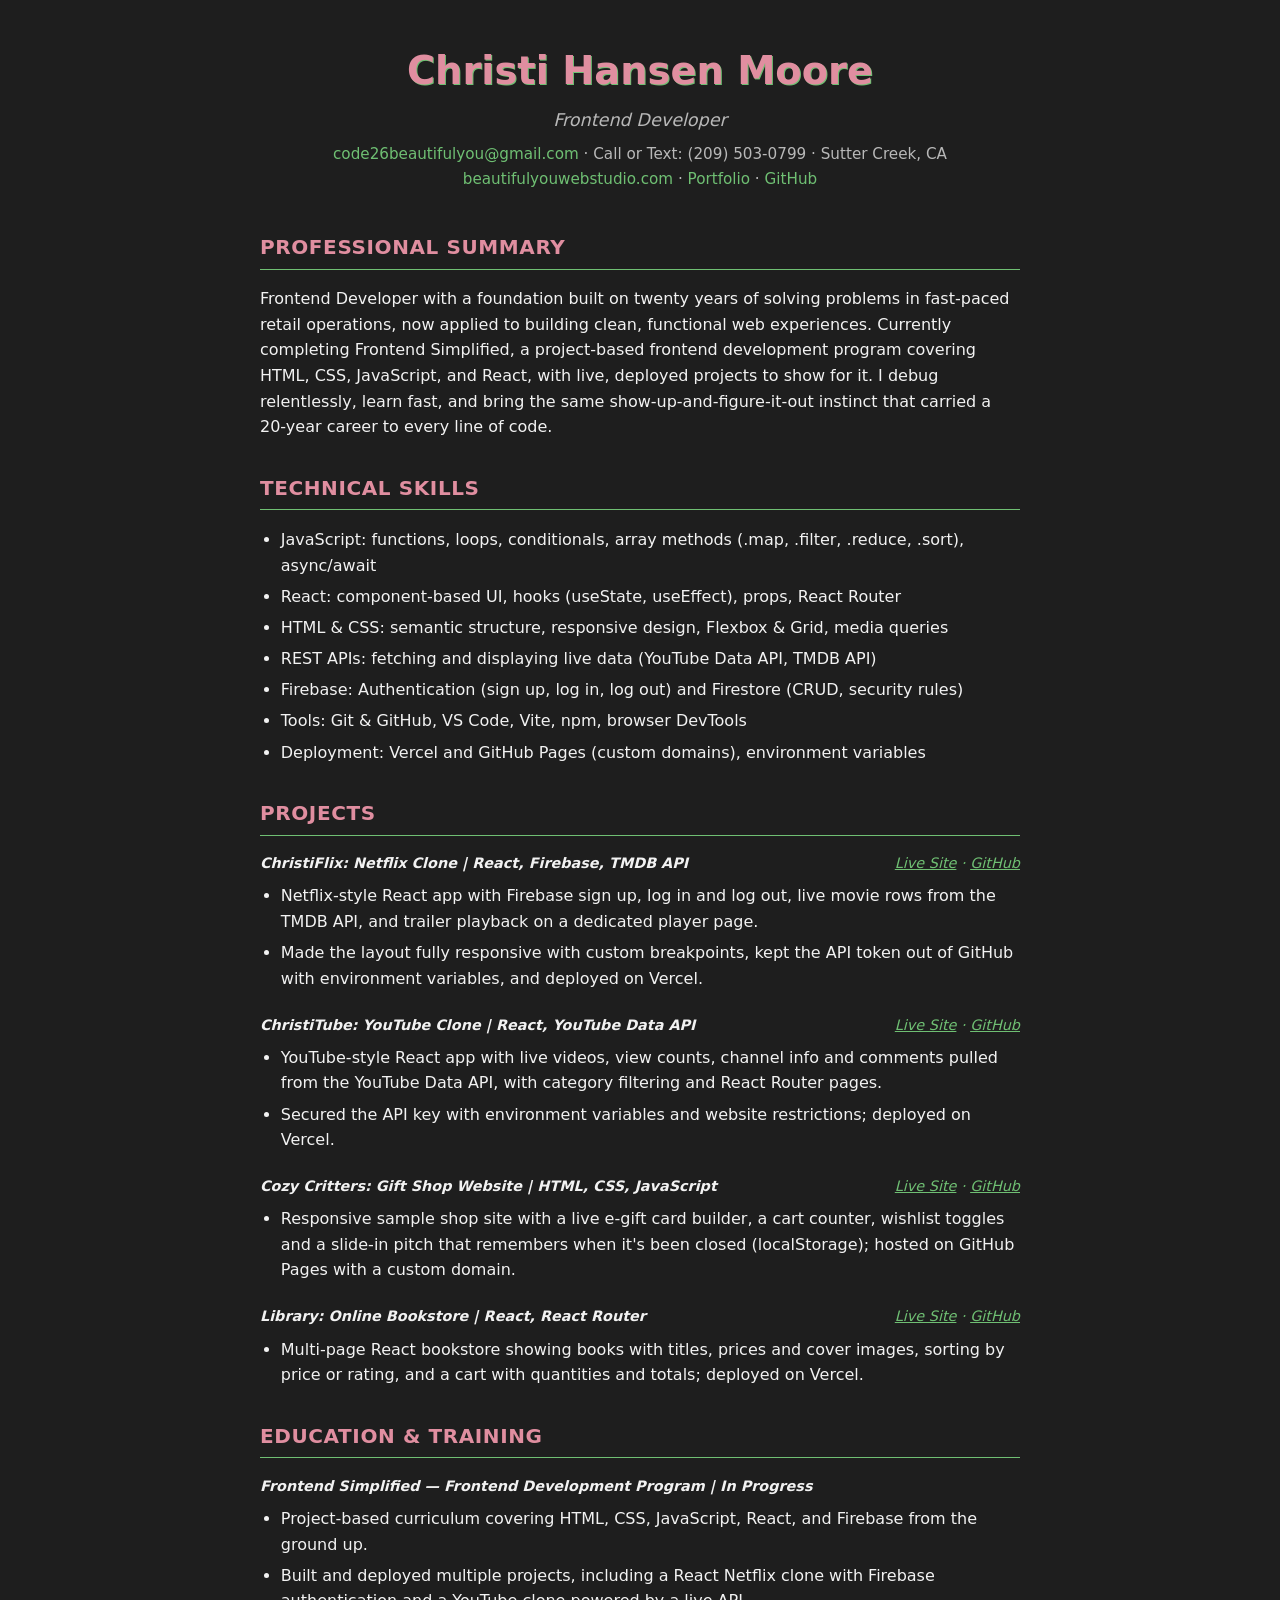
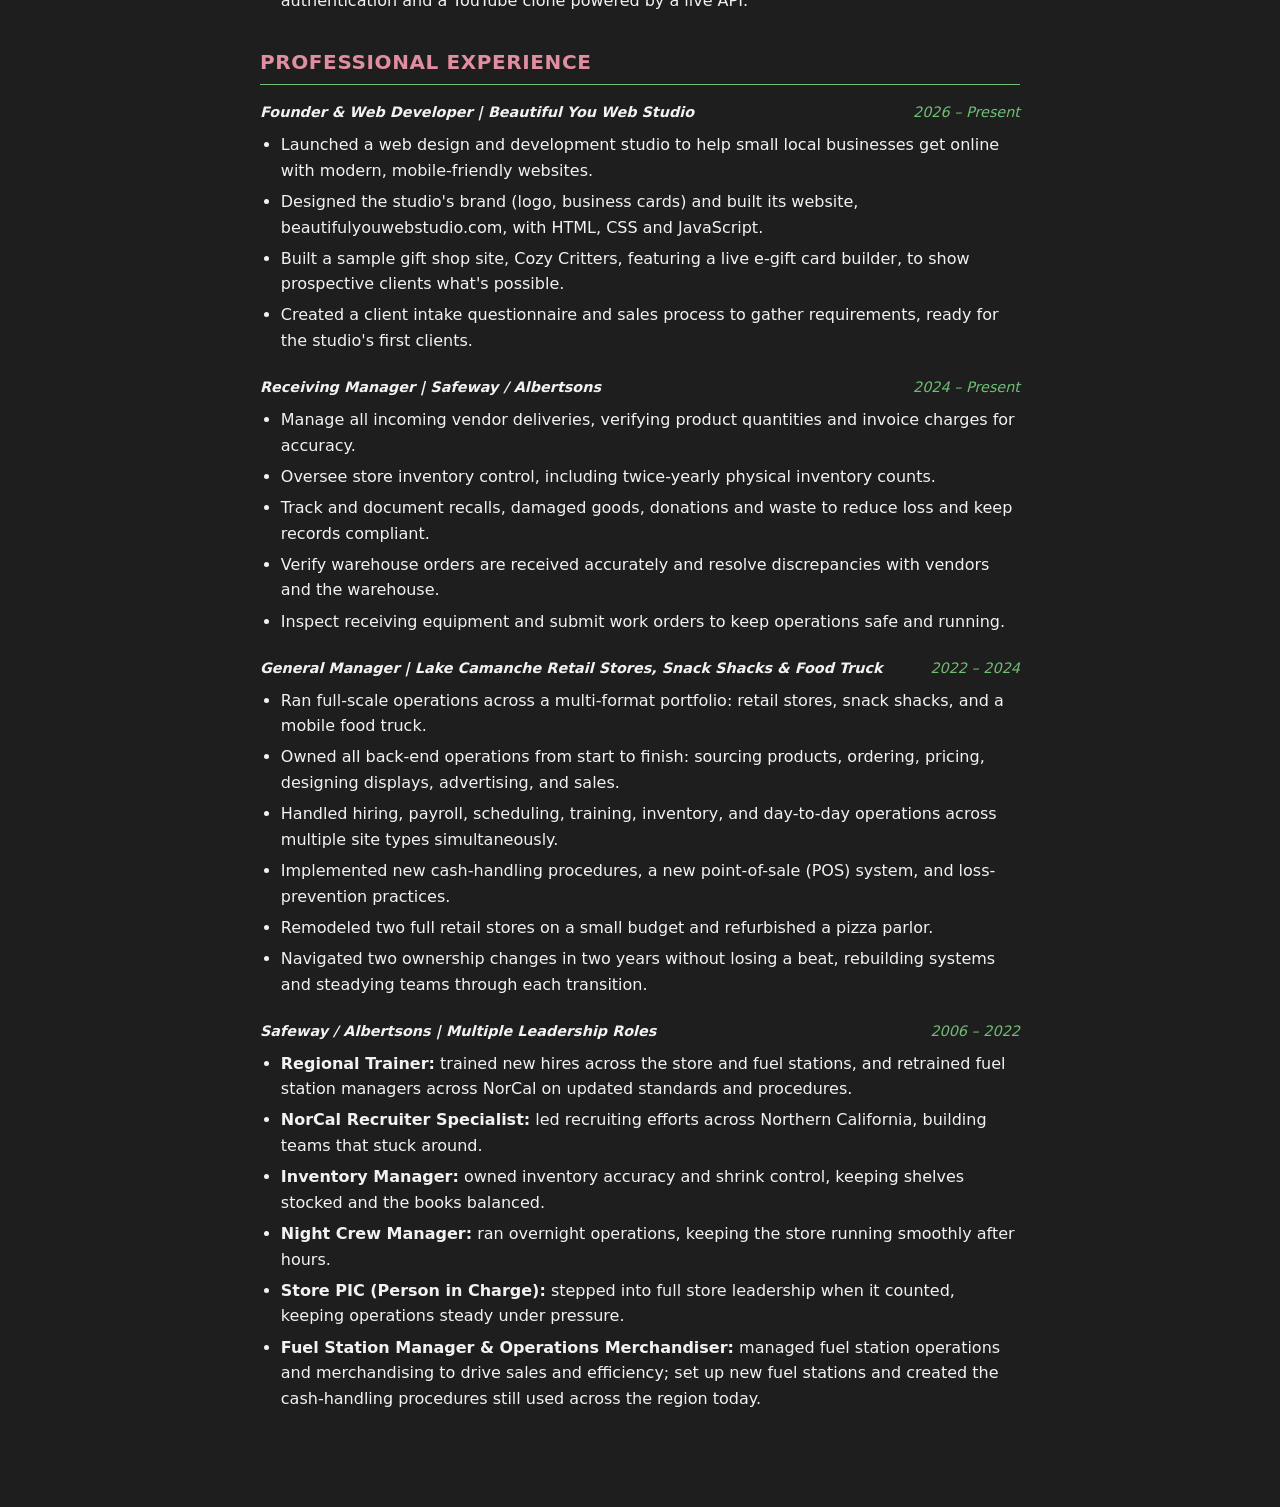
<file: resume.html>
<!DOCTYPE html>
<html lang="en">
<head>
<meta charset="UTF-8">
<meta name="viewport" content="width=device-width, initial-scale=1.0">
<title>Christi Hansen Moore | Resume</title>
<style>
  :root {
    --bg: #1e1e1e;
    --text: #f2f2f2;
    --pink: #e08ea0;
    --green: #6fbf73;
    --muted: #b8b8b8;
    --card: #2a2a2a;
  }
  * { box-sizing: border-box; }
  body {
    background: var(--bg);
    color: var(--text);
    font-family: 'Segoe UI', system-ui, -apple-system, sans-serif;
    margin: 0;
    padding: 2.5rem 1.25rem 4rem;
    line-height: 1.6;
  }
  .resume {
    max-width: 760px;
    margin: 0 auto;
  }
  header {
    text-align: center;
    margin-bottom: 2.5rem;
  }
  h1 {
    font-size: 2.4rem;
    color: var(--pink);
    text-shadow: 1px 1px 0 var(--green);
    margin: 0 0 .3rem;
  }
  .role {
    font-style: italic;
    color: var(--muted);
    font-size: 1.1rem;
    margin: 0 0 .5rem;
  }
  .contact {
    font-size: .95rem;
    color: var(--muted);
  }
  .contact a { color: var(--green); text-decoration: none; }
  .contact a:hover { text-decoration: underline; }

  section { margin-bottom: 2rem; }
  h2 {
    color: var(--pink);
    border-bottom: 1px solid var(--green);
    padding-bottom: .35rem;
    font-size: 1.25rem;
    letter-spacing: .03em;
    text-transform: uppercase;
  }
  p { margin: .5rem 0; }
  ul { margin: .5rem 0; padding-left: 1.3rem; }
  li { margin-bottom: .35rem; }

  .job { margin-bottom: 1.4rem; }
  .job-title {
    font-weight: 700;
    color: var(--text);
  }
  .job-meta {
    display: flex;
    justify-content: space-between;
    flex-wrap: wrap;
    color: var(--green);
    font-size: .9rem;
    font-style: italic;
    margin-bottom: .35rem;
  }

  .job-meta a { color: var(--green); }
  .job-meta a:hover { text-decoration: underline; }

  @media print {
    body { background: white; color: black; padding: 0; }
    h1, h2, .job-meta { color: black; text-shadow: none; }
    .contact a, .job-meta a { color: black; }
    h2 { border-bottom: 1px solid #888; }
  }
</style>
</head>
<body>
<div class="resume">

  <header>
    <h1>Christi Hansen Moore</h1>
    <p class="role">Frontend Developer</p>
    <p class="contact">
      <a href="mailto:code26beautifulyou@gmail.com">code26beautifulyou@gmail.com</a> ·
      Call or Text: (209) 503-0799 · Sutter Creek, CA<br>
      <a href="https://beautifulyouwebstudio.com" target="_blank">beautifulyouwebstudio.com</a> ·
      <a href="https://christihansen-png.github.io/eportfolio.christi/" target="_blank">Portfolio</a> ·
      <a href="https://github.com/christihansen-png" target="_blank">GitHub</a>
    </p>
  </header>

  <section>
    <h2>Professional Summary</h2>
    <p>Frontend Developer with a foundation built on twenty years of solving problems in fast-paced retail operations, now applied to building clean, functional web experiences. Currently completing Frontend Simplified, a project-based frontend development program covering HTML, CSS, JavaScript, and React, with live, deployed projects to show for it. I debug relentlessly, learn fast, and bring the same show-up-and-figure-it-out instinct that carried a 20-year career to every line of code.</p>
  </section>

  <section>
    <h2>Technical Skills</h2>
    <ul>
      <li>JavaScript: functions, loops, conditionals, array methods (.map, .filter, .reduce, .sort), async/await</li>
      <li>React: component-based UI, hooks (useState, useEffect), props, React Router</li>
      <li>HTML &amp; CSS: semantic structure, responsive design, Flexbox &amp; Grid, media queries</li>
      <li>REST APIs: fetching and displaying live data (YouTube Data API, TMDB API)</li>
      <li>Firebase: Authentication (sign up, log in, log out) and Firestore (CRUD, security rules)</li>
      <li>Tools: Git &amp; GitHub, VS Code, Vite, npm, browser DevTools</li>
      <li>Deployment: Vercel and GitHub Pages (custom domains), environment variables</li>
    </ul>
  </section>

  <section>
    <h2>Projects</h2>

    <div class="job">
      <div class="job-meta">
        <span class="job-title">ChristiFlix: Netflix Clone | React, Firebase, TMDB API</span>
        <span><a href="https://christi-flix.vercel.app/" target="_blank">Live Site</a> · <a href="https://github.com/christihansen-png/ChristiFlix" target="_blank">GitHub</a></span>
      </div>
      <ul>
        <li>Netflix-style React app with Firebase sign up, log in and log out, live movie rows from the TMDB API, and trailer playback on a dedicated player page.</li>
        <li>Made the layout fully responsive with custom breakpoints, kept the API token out of GitHub with environment variables, and deployed on Vercel.</li>
      </ul>
    </div>

    <div class="job">
      <div class="job-meta">
        <span class="job-title">ChristiTube: YouTube Clone | React, YouTube Data API</span>
        <span><a href="https://youtube-clone-ten-psi-37.vercel.app/" target="_blank">Live Site</a> · <a href="https://github.com/christihansen-png/youtube-clone" target="_blank">GitHub</a></span>
      </div>
      <ul>
        <li>YouTube-style React app with live videos, view counts, channel info and comments pulled from the YouTube Data API, with category filtering and React Router pages.</li>
        <li>Secured the API key with environment variables and website restrictions; deployed on Vercel.</li>
      </ul>
    </div>

    <div class="job">
      <div class="job-meta">
        <span class="job-title">Cozy Critters: Gift Shop Website | HTML, CSS, JavaScript</span>
        <span><a href="https://cozycritters.beautifulyouwebstudio.com" target="_blank">Live Site</a> · <a href="https://github.com/christihansen-png/cozy-critters" target="_blank">GitHub</a></span>
      </div>
      <ul>
        <li>Responsive sample shop site with a live e-gift card builder, a cart counter, wishlist toggles and a slide-in pitch that remembers when it's been closed (localStorage); hosted on GitHub Pages with a custom domain.</li>
      </ul>
    </div>

    <div class="job">
      <div class="job-meta">
        <span class="job-title">Library: Online Bookstore | React, React Router</span>
        <span><a href="https://library-app-thal.vercel.app/" target="_blank">Live Site</a> · <a href="https://github.com/christihansen-png/Library-app" target="_blank">GitHub</a></span>
      </div>
      <ul>
        <li>Multi-page React bookstore showing books with titles, prices and cover images, sorting by price or rating, and a cart with quantities and totals; deployed on Vercel.</li>
      </ul>
    </div>
  </section>

  <section>
    <h2>Education &amp; Training</h2>
    <div class="job">
      <div class="job-meta">
        <span class="job-title">Frontend Simplified — Frontend Development Program | In Progress</span>
      </div>
      <ul>
        <li>Project-based curriculum covering HTML, CSS, JavaScript, React, and Firebase from the ground up.</li>
        <li>Built and deployed multiple projects, including a React Netflix clone with Firebase authentication and a YouTube clone powered by a live API.</li>
      </ul>
    </div>
  </section>

  <section>
    <h2>Professional Experience</h2>

    <div class="job">
      <div class="job-meta">
        <span class="job-title">Founder &amp; Web Developer | Beautiful You Web Studio</span>
        <span>2026 – Present</span>
      </div>
      <ul>
        <li>Launched a web design and development studio to help small local businesses get online with modern, mobile-friendly websites.</li>
        <li>Designed the studio's brand (logo, business cards) and built its website, beautifulyouwebstudio.com, with HTML, CSS and JavaScript.</li>
        <li>Built a sample gift shop site, Cozy Critters, featuring a live e-gift card builder, to show prospective clients what's possible.</li>
        <li>Created a client intake questionnaire and sales process to gather requirements, ready for the studio's first clients.</li>
      </ul>
    </div>

    <div class="job">
      <div class="job-meta">
        <span class="job-title">Receiving Manager | Safeway / Albertsons</span>
        <span>2024 – Present</span>
      </div>
      <ul>
        <li>Manage all incoming vendor deliveries, verifying product quantities and invoice charges for accuracy.</li>
        <li>Oversee store inventory control, including twice-yearly physical inventory counts.</li>
        <li>Track and document recalls, damaged goods, donations and waste to reduce loss and keep records compliant.</li>
        <li>Verify warehouse orders are received accurately and resolve discrepancies with vendors and the warehouse.</li>
        <li>Inspect receiving equipment and submit work orders to keep operations safe and running.</li>
      </ul>
    </div>

    <div class="job">
      <div class="job-meta">
        <span class="job-title">General Manager | Lake Camanche Retail Stores, Snack Shacks &amp; Food Truck</span>
        <span>2022 – 2024</span>
      </div>
      <ul>
        <li>Ran full-scale operations across a multi-format portfolio: retail stores, snack shacks, and a mobile food truck.</li>
        <li>Owned all back-end operations from start to finish: sourcing products, ordering, pricing, designing displays, advertising, and sales.</li>
        <li>Handled hiring, payroll, scheduling, training, inventory, and day-to-day operations across multiple site types simultaneously.</li>
        <li>Implemented new cash-handling procedures, a new point-of-sale (POS) system, and loss-prevention practices.</li>
        <li>Remodeled two full retail stores on a small budget and refurbished a pizza parlor.</li>
        <li>Navigated two ownership changes in two years without losing a beat, rebuilding systems and steadying teams through each transition.</li>
      </ul>
    </div>

    <div class="job">
      <div class="job-meta">
        <span class="job-title">Safeway / Albertsons | Multiple Leadership Roles</span>
        <span>2006 – 2022</span>
      </div>
      <ul>
        <li><strong>Regional Trainer:</strong> trained new hires across the store and fuel stations, and retrained fuel station managers across NorCal on updated standards and procedures.</li>
        <li><strong>NorCal Recruiter Specialist:</strong> led recruiting efforts across Northern California, building teams that stuck around.</li>
        <li><strong>Inventory Manager:</strong> owned inventory accuracy and shrink control, keeping shelves stocked and the books balanced.</li>
        <li><strong>Night Crew Manager:</strong> ran overnight operations, keeping the store running smoothly after hours.</li>
        <li><strong>Store PIC (Person in Charge):</strong> stepped into full store leadership when it counted, keeping operations steady under pressure.</li>
        <li><strong>Fuel Station Manager &amp; Operations Merchandiser:</strong> managed fuel station operations and merchandising to drive sales and efficiency; set up new fuel stations and created the cash-handling procedures still used across the region today.</li>
      </ul>
    </div>

  </section>

</div>
</body>
</html>
</file>
